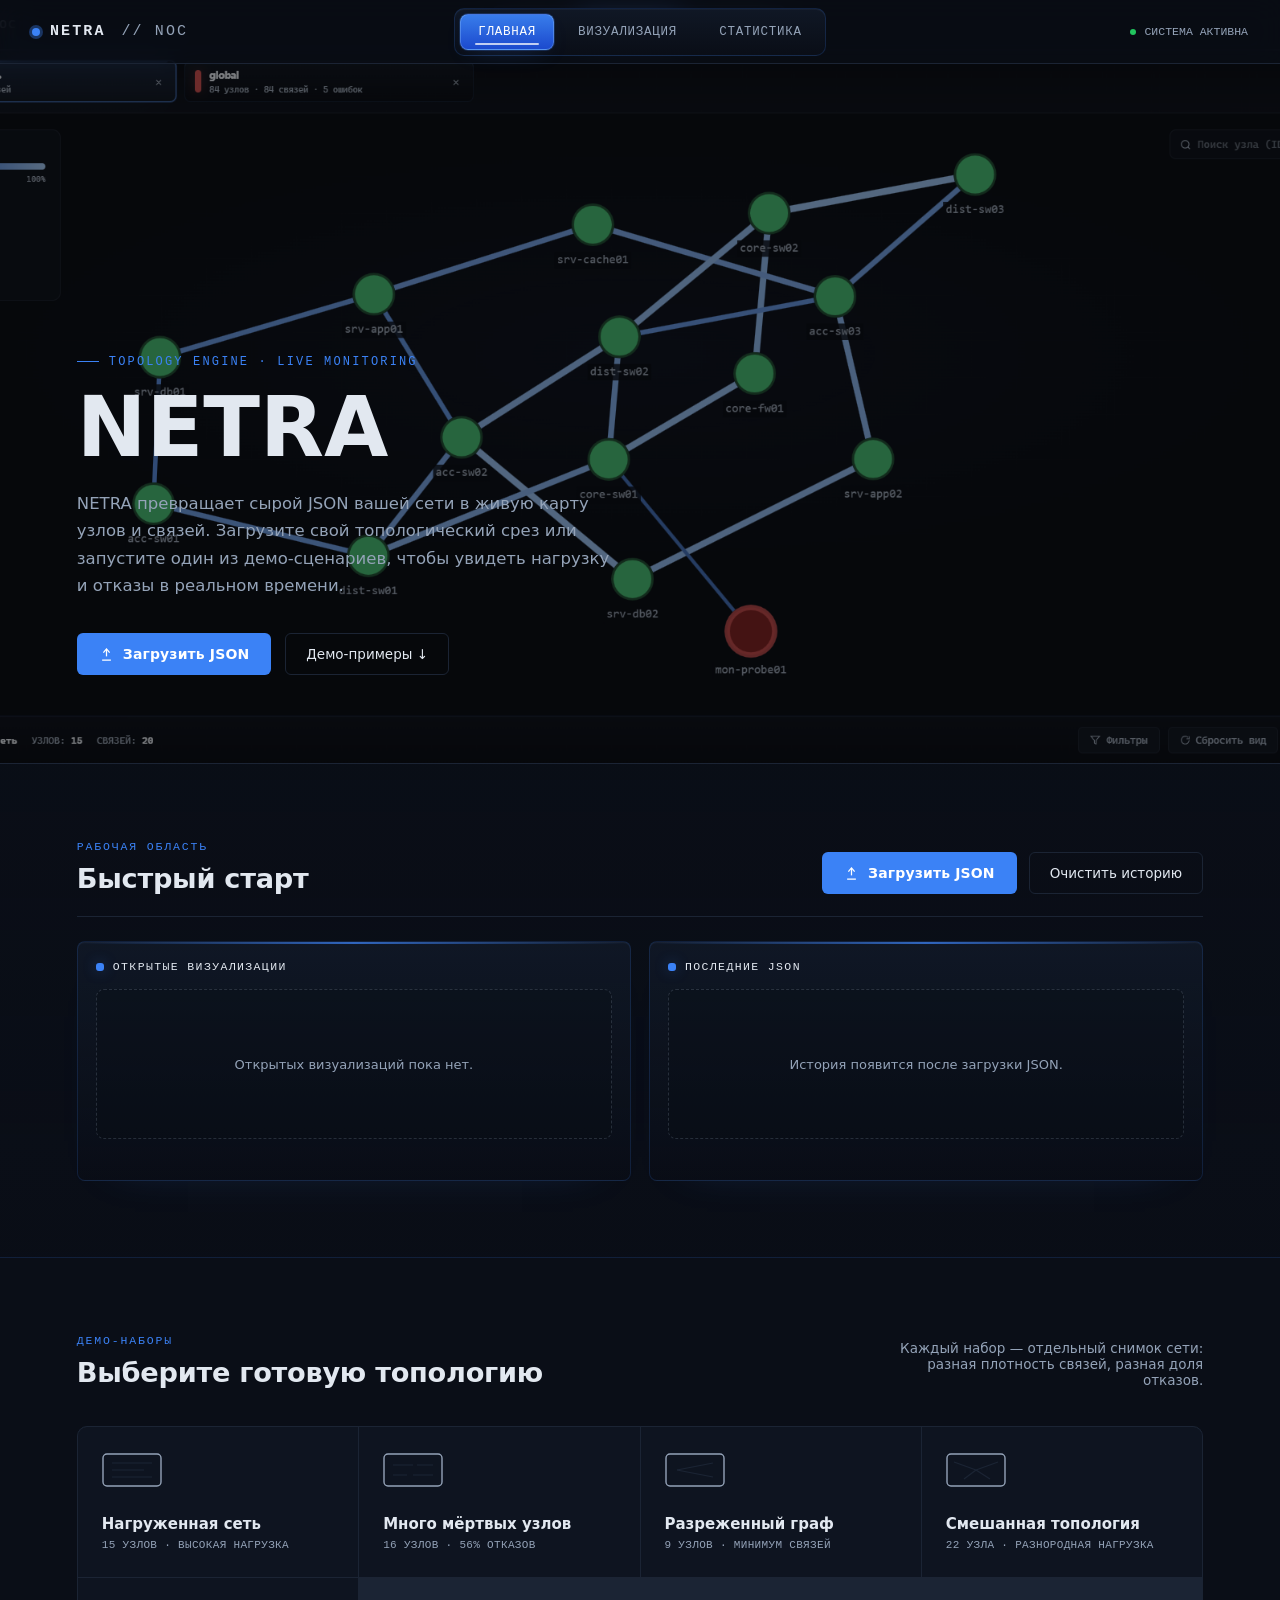
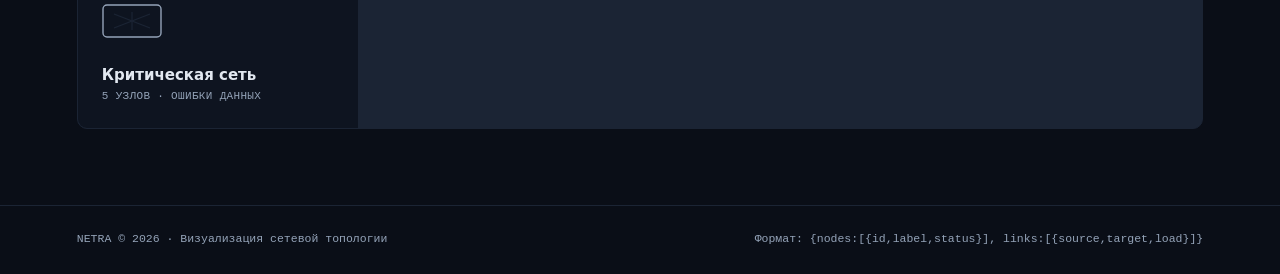
<file: index.html>
<!DOCTYPE html>
<html lang="ru">
<head>
<meta charset="UTF-8">
<meta name="viewport" content="width=device-width, initial-scale=1.0">
<title>NETRA — Network Topology Engine</title>
<link rel="icon" type="image/png" href="assets/favicon.png">
<script src="libs/cytoscape.min.js"></script>
<link rel="stylesheet" href="css/style.css?v=12">
</head>
<body>

<div class="grid-field"></div>

<nav class="topnav">
  <div class="brand"><span class="dot"></span>NETRA<span class="full" style="color:var(--text);font-weight:400;margin-left:6px;">// noc</span></div>
  <div class="tabs">
    <button class="tab-btn active" data-view="home">Главная</button>
    <button class="tab-btn" data-view="viz">Визуализация</button>
    <button class="tab-btn" data-view="stats">Статистика</button>
  </div>
  <div class="nav-status"><span class="pulse-dot"></span><span id="nav-status-text">СИСТЕМА АКТИВНА</span></div>
</nav>

<div class="app-notice" id="app-notice" role="status" aria-live="polite" hidden>
  <span class="app-notice-icon" aria-hidden="true">
    <svg width="18" height="18" viewBox="0 0 24 24" fill="none" stroke="currentColor" stroke-width="2"><circle cx="12" cy="12" r="9"/><path d="M12 11v5"/><path d="M12 8h.01"/></svg>
  </span>
  <div class="app-notice-body">
    <div class="app-notice-title" id="app-notice-title"></div>
    <div class="app-notice-detail" id="app-notice-detail" hidden></div>
  </div>
  <button class="app-notice-close" id="app-notice-close" type="button" aria-label="Закрыть уведомление">×</button>
</div>

<!-- Главная страница -->
<section class="view active" id="view-home">
  <div class="hero">
    <img class="hero-media" src="assets/screenshots/visualization.png" alt="" fetchpriority="high" decoding="async">
    <div class="hero-content">
      <div class="hero-eyebrow">Topology Engine · Live Monitoring</div>
      <h1 class="hero-title">NETRA</h1>
      <p class="hero-sub">NETRA превращает сырой JSON вашей сети в живую карту узлов и связей. Загрузите свой топологический срез или запустите один из демо-сценариев, чтобы увидеть нагрузку и отказы в реальном времени.</p>
      <div class="hero-actions">
        <input class="file-input-hidden" type="file" id="file-input" accept=".json,application/json" multiple>
        <button class="btn-primary" id="upload-trigger" type="button">
          <svg width="15" height="15" viewBox="0 0 24 24" fill="none" stroke="currentColor" stroke-width="2"><path d="M12 3v12"/><path d="M7 9l5-6 5 6"/><path d="M5 21h14"/></svg>
          Загрузить JSON
        </button>
        <button class="btn-ghost" id="scroll-demos">Демо-примеры ↓</button>
      </div>
    </div>
  </div>

  <div class="section home-workspace" id="home-workspace">
    <div class="section-head">
      <div>
        <div class="section-label">Рабочая область</div>
        <h2 class="section-title">Быстрый старт</h2>
      </div>
      <div class="quick-actions">
        <button class="btn-primary" id="quick-upload-trigger">
          <svg width="15" height="15" viewBox="0 0 24 24" fill="none" stroke="currentColor" stroke-width="2"><path d="M12 3v12"/><path d="M7 9l5-6 5 6"/><path d="M5 21h14"/></svg>
          Загрузить JSON
        </button>
        <button class="btn-ghost" id="clear-recent">Очистить историю</button>
      </div>
    </div>
    <div class="workspace-grid">
      <section class="workspace-panel">
        <div class="workspace-panel-title">Открытые визуализации</div>
        <div class="dataset-list" id="open-dataset-list"></div>
      </section>
      <section class="workspace-panel">
        <div class="workspace-panel-title">Последние JSON</div>
        <div class="dataset-list" id="recent-dataset-list"></div>
      </section>
    </div>
  </div>

  <div class="section" id="demos-section">
    <div class="section-head">
      <div>
        <div class="section-label">Демо-наборы</div>
        <h2 class="section-title">Выберите готовую топологию</h2>
      </div>
      <div class="section-note">Каждый набор — отдельный снимок сети: разная плотность связей, разная доля отказов.</div>
    </div>
    <div class="demo-grid">
      <button class="demo-card" data-demo="loaded">
        <svg class="demo-glyph" width="60" height="34" viewBox="0 0 60 34"><rect x="1" y="1" width="58" height="32" rx="4"/><line x1="10" y1="10" x2="50" y2="10"/><line x1="10" y1="17" x2="42" y2="17"/><line x1="10" y1="24" x2="50" y2="24"/></svg>
        <div><div class="demo-name">Нагруженная сеть</div><div class="demo-meta">15 УЗЛОВ · ВЫСОКАЯ НАГРУЗКА</div></div>
      </button>
      <button class="demo-card" data-demo="deadheavy">
        <svg class="demo-glyph" width="60" height="34" viewBox="0 0 60 34"><rect x="1" y="1" width="58" height="32" rx="4"/><line x1="10" y1="12" x2="30" y2="12"/><line x1="34" y1="12" x2="50" y2="12"/><line x1="10" y1="22" x2="24" y2="22"/><line x1="30" y1="22" x2="50" y2="22"/></svg>
        <div><div class="demo-name">Много мёртвых узлов</div><div class="demo-meta">16 УЗЛОВ · 56% ОТКАЗОВ</div></div>
      </button>
      <button class="demo-card" data-demo="sparse">
        <svg class="demo-glyph" width="60" height="34" viewBox="0 0 60 34"><rect x="1" y="1" width="58" height="32" rx="4"/><line x1="12" y1="17" x2="48" y2="10"/><line x1="12" y1="17" x2="48" y2="24"/></svg>
        <div><div class="demo-name">Разреженный граф</div><div class="demo-meta">9 УЗЛОВ · МИНИМУМ СВЯЗЕЙ</div></div>
      </button>
      <button class="demo-card" data-demo="mixed">
        <svg class="demo-glyph" width="60" height="34" viewBox="0 0 60 34"><rect x="1" y="1" width="58" height="32" rx="4"/><line x1="8" y1="9" x2="30" y2="17"/><line x1="30" y1="17" x2="52" y2="9"/><line x1="30" y1="17" x2="18" y2="26"/><line x1="30" y1="17" x2="44" y2="26"/></svg>
        <div><div class="demo-name">Смешанная топология</div><div class="demo-meta">22 УЗЛА · РАЗНОРОДНАЯ НАГРУЗКА</div></div>
      </button>
      <button class="demo-card" data-demo="critical">
        <svg class="demo-glyph" width="60" height="34" viewBox="0 0 60 34"><rect x="1" y="1" width="58" height="32" rx="4"/><line x1="12" y1="10" x2="48" y2="24"/><line x1="12" y1="24" x2="48" y2="10"/><line x1="30" y1="8" x2="30" y2="26"/></svg>
        <div><div class="demo-name">Критическая сеть</div><div class="demo-meta">5 УЗЛОВ · ОШИБКИ ДАННЫХ</div></div>
      </button>
    </div>
  </div>

  <div class="footer-strip">
    <span>NETRA © 2026 · Визуализация сетевой топологии</span>
    <span id="home-format-hint">Формат: {nodes:[{id,label,status}], links:[{source,target,load}]}</span>
  </div>
</section>

<!-- ВИЗУАЛИЗАЦИЯ -->
<section class="view" id="view-viz">
  <div class="dataset-tabs-shell">
    <button class="dataset-tabs-arrow" type="button" data-tabs-scroll="-1" aria-label="Прокрутить вкладки влево" title="Прокрутить вкладки влево">
      <svg width="18" height="18" viewBox="0 0 24 24" fill="none" stroke="currentColor" stroke-width="2"><path d="m15 18-6-6 6-6"/></svg>
    </button>
    <div class="dataset-tabs" id="dataset-tabs"></div>
    <button class="dataset-tabs-arrow" type="button" data-tabs-scroll="1" aria-label="Прокрутить вкладки вправо" title="Прокрутить вкладки вправо">
      <svg width="18" height="18" viewBox="0 0 24 24" fill="none" stroke="currentColor" stroke-width="2"><path d="m9 18 6-6-6-6"/></svg>
    </button>
  </div>
  <div class="issues-banner" id="issues-banner">
    <span class="ib-icon">
      <svg width="16" height="16" viewBox="0 0 24 24" fill="none" stroke="#ef4444" stroke-width="2"><path d="M12 9v4"/><path d="M12 17h.01"/><path d="M10.3 3.9 1.8 18a2 2 0 0 0 1.7 3h17a2 2 0 0 0 1.7-3L13.7 3.9a2 2 0 0 0-3.4 0Z"/></svg>
    </span>
    <div class="ib-body">
      <div class="ib-title" id="issues-banner-title">Обнаружены проблемы в данных</div>
      <ul id="issues-banner-list"></ul>
    </div>
    <button class="ib-close" id="issues-banner-close">✕</button>
  </div>
  <div class="viz-stage">
    <div id="cy"></div>
    <div class="legend">
      <h4>Нагрузка связей</h4>
      <div class="legend-scale"></div>
      <div class="legend-scale-labels"><span>0%</span><span>100%</span></div>
      <h4 style="margin-top:16px;">Статус узла</h4>
      <div class="legend-row"><span class="legend-swatch" style="background:var(--alive);"></span>Активен</div>
      <div class="legend-row"><span class="legend-swatch" style="background:var(--dead);"></span>Недоступен</div>
      <div class="legend-row"><span class="legend-line-swatch"></span>Связь между недоступными</div>
    </div>
    
    <div class="side-panel" id="side-panel">
      <button class="side-panel-close" id="panel-close">✕</button>
      <div id="panel-body"></div>
    </div>

    <!-- поиска размещено после боковой панели -->
    <div class="graph-search" id="graph-search">
      <div class="graph-search-wrapper">
        <svg class="search-icon" width="14" height="14" viewBox="0 0 24 24" fill="none" stroke="currentColor" stroke-width="2"><circle cx="11" cy="11" r="8"/><path d="m21 21-4.3-4.3"/></svg>
        <input type="text" id="graph-search-input" class="graph-search-input" placeholder="Поиск узла (ID или имя)..." autocomplete="off">
        <button class="search-clear" id="graph-search-clear" title="Очистить">✕</button>
      </div>
      <div class="graph-search-results" id="graph-search-results"></div>
    </div>
  </div>
  <div class="viz-toolbar">
    <div class="viz-toolbar-left">
      <span>НАБОР: <b id="viz-dataset-name">—</b></span>
      <span>УЗЛОВ: <b id="viz-node-count">0</b></span>
      <span>СВЯЗЕЙ: <b id="viz-edge-count">0</b></span>
    </div>
    <div class="viz-toolbar-right">
      <!--ДОБАВЛЕНО: Выпадающая панель фильтров -->
      <div class="filter-dropdown">
        <button class="tool-btn" id="filter-toggle-btn">
          <svg width="13" height="13" viewBox="0 0 24 24" fill="none" stroke="currentColor" stroke-width="2"><polygon points="22 3 2 3 10 12.46 10 19 14 21 14 12.46 22 3"/></svg>
          Фильтры
        </button>
        <div class="filter-panel" id="filter-panel">
          <div class="filter-header">
            <span>Параметры</span>
            <button class="filter-reset-btn" id="filter-reset">Сбросить</button>
          </div>
          <div class="filter-group">
            <label class="filter-checkbox">
              <input type="checkbox" id="filter-hide-dead">
              <span class="checkmark"></span>
              Скрыть мёртвые узлы
            </label>
            <label class="filter-checkbox">
              <input type="checkbox" id="filter-hide-isolated">
              <span class="checkmark"></span>
              Скрыть изолированные узлы
            </label>
          </div>
          <div class="filter-group">
            <div class="filter-label-row">
              <span>Мин. нагрузка связи</span>
              <span class="filter-value" id="filter-min-load-val">0%</span>
            </div>
            <input type="range" id="filter-min-load" min="0" max="100" value="0" step="5" class="filter-slider">
          </div>
        </div>
      </div>

      <button class="tool-btn" id="btn-reset-view">
        <svg width="13" height="13" viewBox="0 0 24 24" fill="none" stroke="currentColor" stroke-width="2"><path d="M21 12a9 9 0 1 1-2.6-6.4"/><path d="M21 3v6h-6"/></svg>
        Сбросить вид
      </button>
      <button class="tool-btn" id="btn-export-png">
        <svg width="13" height="13" viewBox="0 0 24 24" fill="none" stroke="currentColor" stroke-width="2"><path d="M12 3v12"/><path d="M7 10l5 5 5-5"/><path d="M5 21h14"/></svg>
        Экспорт PNG
      </button>
    </div>
  </div>
</section>

<!-- СТАТИСТИКА -->
<section class="view" id="view-stats">
  <div class="dataset-tabs-shell stats-dataset-tabs-shell">
    <button class="dataset-tabs-arrow" type="button" data-tabs-scroll="-1" aria-label="Прокрутить вкладки влево" title="Прокрутить вкладки влево">
      <svg width="18" height="18" viewBox="0 0 24 24" fill="none" stroke="currentColor" stroke-width="2"><path d="m15 18-6-6 6-6"/></svg>
    </button>
    <div class="dataset-tabs stats-dataset-tabs" id="stats-dataset-tabs"></div>
    <button class="dataset-tabs-arrow" type="button" data-tabs-scroll="1" aria-label="Прокрутить вкладки вправо" title="Прокрутить вкладки вправо">
      <svg width="18" height="18" viewBox="0 0 24 24" fill="none" stroke="currentColor" stroke-width="2"><path d="m9 18 6-6-6-6"/></svg>
    </button>
  </div>
  <div class="stats-wrap">
    <div class="section-head">
      <div>
        <div class="section-label">Сводка</div>
        <h2 class="section-title">Состояние сети</h2>
      </div>
      <div class="section-note">Показатели пересчитываются при загрузке нового набора данных.</div>
    </div>

    <!-- KPI -->
    <div class="kpi-row">
      <div class="kpi"><div class="label">Всего узлов</div><div class="value" id="kpi-nodes">0</div></div>
      <div class="kpi"><div class="label">Всего связей</div><div class="value" id="kpi-links">0</div></div>
      <div class="kpi"><div class="label">Мёртвые узлы</div><div class="value warn" id="kpi-dead">0%</div><div class="sub" id="kpi-dead-count">0 узлов</div></div>
      <div class="kpi"><div class="label">Средняя нагрузка</div><div class="value" id="kpi-load">0%</div></div>
    </div>

    <!-- Визуализации -->
    <div class="stats-grid">
      <div class="stats-card">
        <h4 class="stats-card-title">Статусы узлов</h4>
        <div id="stats-status-donut" class="stats-donut-container"></div>
      </div>
      <div class="stats-card">
        <h4 class="stats-card-title">Распределение нагрузки</h4>
        <div id="stats-load-histogram" class="stats-histogram-container"></div>
      </div>
      <div class="stats-card">
        <h4 class="stats-card-title">Топ-5 нагруженных связей</h4>
        <div id="stats-top-links" class="stats-list-container"></div>
      </div>
      <div class="stats-card">
        <h4 class="stats-card-title">Топ-5 узлов по связям</h4>
        <div id="stats-top-nodes" class="stats-list-container"></div>
      </div>
    </div>

    <!-- Сводка по проблемам -->
    <div class="section-label" style="margin-bottom:14px;">Проблемы и аномалии</div>
    <div id="stats-issues-summary" class="issues-summary-grid"></div>

    <!-- Таблица мёртвых узлов -->
    <div class="section-label" style="margin-bottom:14px; margin-top:32px;">Таблица отказов</div>
    <table class="dead-table">
      <thead><tr><th>ID</th><th>Метка</th><th>Статус</th></tr></thead>
      <tbody id="dead-table-body"><tr><td class="empty-row" colspan="3">Нет данных — загрузите набор на вкладке «Главная»</td></tr></tbody>
    </table>

    <div class="issues-section empty" id="issues-section">
      <h4 id="issues-section-title">Проверка целостности данных</h4>
      <div id="issues-section-body" style="font-size:13px;color:var(--text);">Загрузите набор, чтобы увидеть результат проверки.</div>
    </div>
  </div>
</section>

<script src="js/validators.js?v=13"></script>
<script src="js/graph.js?v=24"></script>
<script src="js/stats.js?v=13"></script>
<script src="js/filters.js?v=8"></script>
<script src="js/demo-data.js?v=8"></script>
<script src="js/app.js?v=21"></script>
</body>
</html>
</file>
<file: css/style.css>
:root{
      --bg:#0a0e17;
      --bg-raised:#0e1420;
      --bg-panel:#101826;
      --line:#1b2434;
      --line-soft:#141c2b;
      --accent:#3b82f6;
      --accent-dim:#1d4ed8;
      --accent-glow:rgba(59,130,246,.35);
      --warning:#f59e0b;
      --text:#94a3b8;
      --text-bright:#e2e8f0;
      --alive:#22c55e;
      --dead:#ef4444;
      --mono: ui-monospace, "SF Mono", "JetBrains Mono", "Cascadia Code", monospace;
      --sans: system-ui, -apple-system, "Segoe UI", sans-serif;
    }
    *{box-sizing:border-box;}
    html,body{margin:0;padding:0;background:var(--bg);color:var(--text);font-family:var(--sans);height:100%;-webkit-font-smoothing:antialiased;}
    body{overflow-x:hidden;}
    ::selection{background:var(--accent-dim);color:#fff;}

    a{color:inherit;}
    button{font-family:var(--sans);cursor:pointer;}

    /* фоновая текстура: сдержанная топологическая сетка */
    .grid-field{
      position:fixed; inset:0; z-index:0; pointer-events:none;
      background-image:
        linear-gradient(var(--line-soft) 1px, transparent 1px),
        linear-gradient(90deg, var(--line-soft) 1px, transparent 1px);
      background-size:64px 64px;
      mask-image:radial-gradient(ellipse 80% 60% at 50% 0%, black 0%, transparent 70%);
      opacity:.5;
    }

    /* Верхняя навигация */
    .topnav{
      position:fixed; top:0; left:0; right:0; z-index:100;
      display:grid; grid-template-columns:minmax(180px, 1fr) auto minmax(180px, 1fr);
      align-items:center; gap:18px;
      padding:0 32px; height:64px;
      background:rgba(10,14,23,.72);
      backdrop-filter:blur(14px) saturate(140%);
      border-bottom:1px solid var(--line);
    }
    .brand{
      display:flex; align-items:center; gap:10px;
      font-family:var(--mono); font-size:15px; letter-spacing:.14em;
      color:var(--text-bright); font-weight:600; text-transform:uppercase;
      min-width:0;
    }
    .brand .dot{
      width:8px;height:8px;border-radius:50%;background:var(--accent);
      box-shadow:0 0 0 3px var(--accent-glow);
    }
    .tabs{
      display:flex; gap:6px; background:linear-gradient(180deg, rgba(16,24,38,.98), rgba(10,14,23,.98));
      padding:5px; border-radius:10px; border:1px solid rgba(59,130,246,.18);
      box-shadow:inset 0 1px 0 rgba(226,232,240,.04), 0 10px 28px -24px var(--accent-glow);
      justify-self:center;
    }
    .tab-btn{
      position:relative; background:transparent; border:1px solid transparent; color:var(--text);
      font-family:var(--mono); font-size:12.5px; letter-spacing:.06em; text-transform:uppercase;
      padding:9px 17px; border-radius:8px; transition:.2s ease; min-height:36px;
    }
    .tab-btn::after{
      content:""; position:absolute; left:14px; right:14px; bottom:4px; height:2px; border-radius:2px;
      background:transparent; transition:.2s ease;
    }
    .tab-btn:hover{color:var(--text-bright); background:rgba(148,163,184,.07); border-color:rgba(148,163,184,.12);}
    .tab-btn.active{
      background:linear-gradient(180deg, rgba(59,130,246,.95), rgba(29,78,216,.95));
      color:#fff; border-color:rgba(147,197,253,.35);
      box-shadow:0 0 0 1px rgba(59,130,246,.22), 0 8px 24px -12px var(--accent-glow);
    }
    .tab-btn.active::after{background:rgba(255,255,255,.72);}
    .nav-status{
      justify-self:end; min-width:0; max-width:280px;
      font-family:var(--mono); font-size:11.5px; color:var(--text); display:flex; align-items:center; gap:8px;
    }
    .pulse-dot{width:6px;height:6px;border-radius:50%;background:var(--alive); animation:blink 2.2s ease-in-out infinite;}
    #nav-status-text{display:block; min-width:0; overflow:hidden; text-overflow:ellipsis; white-space:nowrap;}
    @keyframes blink{0%,100%{opacity:1;}50%{opacity:.25;}}

    /* просмотры */
    .view{
      display:none; position:relative; z-index:1; min-height:100vh; padding-top:64px;
    }
    .view.active{display:block;}

    /* Главная страница */
    #view-home{padding-top:0;}
    body.returning-user #view-home{padding-top:64px;}
    body.returning-user .hero{display:none;}
    .hero{
      position:relative; min-height:max(560px, calc(100vh - 136px)); display:flex; align-items:flex-end;
      overflow:hidden; border-bottom:1px solid var(--line);
    }
    .hero-media{
      position:absolute; inset:0; width:100%; height:100%; object-fit:cover; object-position:center 30%;
      filter:saturate(70%) brightness(.55);
    }
    .hero::before{
      content:""; position:absolute; inset:0;
      background:
        linear-gradient(180deg, rgba(10,14,23,.55) 0%, rgba(10,14,23,.35) 40%, rgba(10,14,23,.96) 100%),
        linear-gradient(90deg, rgba(10,14,23,.9) 0%, rgba(10,14,23,.15) 55%);
    }
    .hero-content{
      position:relative; z-index:2; padding:64px 6vw 88px; max-width:760px;
    }
    .hero-eyebrow{
      font-family:var(--mono); font-size:12px; letter-spacing:.18em; text-transform:uppercase;
      color:var(--accent); margin-bottom:18px; display:flex; align-items:center; gap:10px;
    }
    .hero-eyebrow::before{content:"";width:22px;height:1px;background:var(--accent);display:inline-block;}
    h1.hero-title{
      font-size:5.2rem; line-height:.98; letter-spacing:0;
      color:var(--text-bright); margin:0 0 22px; font-weight:700;
    }
    .hero-sub{font-size:16.5px; line-height:1.65; color:var(--text); max-width:52ch; margin:0 0 34px;}
    .hero-actions{display:flex; flex-wrap:wrap; gap:14px; align-items:center;}

    .btn-primary{
      background:var(--accent); color:#fff; border:none; padding:13px 22px; border-radius:6px;
      font-size:14px; font-weight:600; letter-spacing:.01em; display:inline-flex; align-items:center; gap:9px;
      transition:.2s ease; box-shadow:0 0 0 0 var(--accent-glow);
    }
    .btn-primary:hover{background:#2e6fe0; box-shadow:0 4px 22px -4px var(--accent-glow); transform:translateY(-1px);}
    .btn-primary:disabled{opacity:.58; cursor:wait; transform:none; box-shadow:none;}
    .file-input-hidden{display:none;}

    .btn-ghost{
      background:transparent; color:var(--text-bright); border:1px solid var(--line);
      padding:12px 20px; border-radius:6px; font-size:13.5px; transition:.2s ease;
    }
    .btn-ghost:hover{border-color:var(--accent); color:var(--accent);}

    .app-notice{
      position:fixed; z-index:130; top:76px; right:24px; width:min(460px, calc(100vw - 48px));
      display:grid; grid-template-columns:22px minmax(0,1fr) 26px; align-items:start; gap:11px;
      padding:14px 14px 14px 15px; border:1px solid rgba(59,130,246,.48); border-radius:8px;
      background:rgba(14,20,32,.97); color:var(--text); box-shadow:0 20px 48px -26px rgba(0,0,0,.9);
    }
    .app-notice[hidden]{display:none;}
    .app-notice.success{border-color:rgba(34,197,94,.5);}
    .app-notice.warning{border-color:rgba(245,158,11,.58);}
    .app-notice.error{border-color:rgba(239,68,68,.58);}
    .app-notice-icon{display:flex; color:var(--accent); margin-top:1px;}
    .app-notice.success .app-notice-icon{color:var(--alive);}
    .app-notice.warning .app-notice-icon{color:var(--warning);}
    .app-notice.error .app-notice-icon{color:var(--dead);}
    .app-notice-title{color:var(--text-bright); font-size:13px; font-weight:650; line-height:1.45;}
    .app-notice-detail{margin-top:4px; font-family:var(--mono); font-size:11px; line-height:1.5; color:var(--text); overflow-wrap:anywhere;}
    .app-notice-close{
      width:26px; height:26px; padding:0; border:0; border-radius:5px;
      background:transparent; color:var(--text); font-size:17px; line-height:1;
    }
    .app-notice-close:hover{background:rgba(148,163,184,.1); color:var(--text-bright);}

    /* разделы, расположенные ниже видимой части страницы */
    .section{padding:76px 6vw; border-bottom:1px solid var(--line); position:relative; z-index:1;}
    .section-head{display:flex; justify-content:space-between; align-items:flex-end; margin-bottom:38px; gap:24px; flex-wrap:wrap;}
    .section-label{
      font-family:var(--mono); font-size:11.5px; letter-spacing:.16em; text-transform:uppercase; color:var(--accent);
      margin-bottom:10px;
    }
    .section-title{font-size:1.7rem; color:var(--text-bright); margin:0; font-weight:650; letter-spacing:-.01em;}
    .section-note{font-size:13.5px; color:var(--text); max-width:38ch; text-align:right;}

    .home-workspace{
      background:linear-gradient(180deg, rgba(10,14,23,.92), rgba(10,14,23,.74));
      border-bottom-color:rgba(59,130,246,.16);
    }
    body.returning-user .home-workspace{padding-top:54px;}
    .home-workspace .section-head{
      padding-bottom:22px; margin-bottom:24px; border-bottom:1px solid var(--line);
    }
    .quick-actions{display:flex; gap:12px; align-items:center; flex-wrap:wrap;}
    .workspace-grid{display:grid; grid-template-columns:minmax(0,1fr) minmax(0,1fr); gap:18px;}
    .workspace-panel{
      position:relative; overflow:hidden;
      border:1px solid rgba(59,130,246,.16); background:linear-gradient(180deg, rgba(16,24,38,.96), rgba(10,14,23,.72)); border-radius:8px;
      min-height:240px; padding:18px; box-shadow:inset 0 1px 0 rgba(226,232,240,.04), 0 18px 45px -42px var(--accent-glow);
    }
    .workspace-panel::before{
      content:""; position:absolute; left:0; right:0; top:0; height:2px;
      background:linear-gradient(90deg, transparent, rgba(59,130,246,.72), transparent);
    }
    .workspace-panel-title{
      display:flex; align-items:center; gap:9px;
      font-family:var(--mono); font-size:11.5px; letter-spacing:.12em; text-transform:uppercase;
      color:var(--text-bright); margin-bottom:16px;
    }
    .workspace-panel-title::before{content:""; width:8px; height:8px; border-radius:3px; background:var(--accent); box-shadow:0 0 14px var(--accent-glow);}
    .dataset-list{display:flex; flex-direction:column; gap:10px;}
    .dataset-empty{
      min-height:150px; display:flex; align-items:center; justify-content:center; text-align:center;
      border:1px dashed rgba(148,163,184,.22); border-radius:8px; color:var(--text); font-size:13px; padding:18px;
      background:rgba(10,14,23,.38);
    }
    .dataset-item{
      display:grid; grid-template-columns:10px minmax(0,1fr) auto auto; align-items:center; gap:12px;
      border:1px solid var(--line); background:rgba(16,24,38,.82); border-radius:8px; padding:12px;
      transition:border-color .2s ease, background .2s ease, transform .2s ease, box-shadow .2s ease;
    }
    .dataset-item:hover{border-color:rgba(59,130,246,.48); background:rgba(16,24,38,.98); transform:translateY(-1px);}
    .dataset-item.active{border-color:var(--accent); box-shadow:0 0 0 1px rgba(59,130,246,.22), 0 12px 30px -24px var(--accent-glow);}
    .dataset-item-state{width:8px;height:34px;border-radius:4px;background:var(--alive); box-shadow:0 0 16px rgba(34,197,94,.18);}
    .dataset-item.has-issues .dataset-item-state{background:var(--dead); box-shadow:0 0 16px rgba(239,68,68,.25);}
    .dataset-item-main{min-width:0;}
    .dataset-item-topline{display:flex; align-items:center; gap:10px; min-width:0;}
    .dataset-item-name{color:var(--text-bright); font-size:14px; font-weight:650; overflow:hidden; text-overflow:ellipsis; white-space:nowrap;}
    .dataset-item-source{
      flex-shrink:0; font-family:var(--mono); font-size:10px; color:var(--accent);
      border:1px solid rgba(59,130,246,.28); background:rgba(59,130,246,.08);
      border-radius:6px; padding:3px 6px; text-transform:uppercase; letter-spacing:.06em;
    }
    .dataset-item-meta{font-family:var(--mono); font-size:11px; color:var(--text); margin-top:5px; overflow:hidden; text-overflow:ellipsis; white-space:nowrap;}
    .dataset-action,.dataset-remove{
      border:1px solid var(--line); background:rgba(10,14,23,.62); color:var(--text);
      border-radius:6px; min-height:34px; transition:.2s ease;
    }
    .dataset-action{
      padding:0 14px; font-size:12px; font-weight:700; color:#fff;
      border-color:rgba(59,130,246,.58);
      background:linear-gradient(180deg, rgba(59,130,246,.96), rgba(29,78,216,.96));
      box-shadow:0 8px 20px -16px var(--accent-glow);
    }
    .dataset-remove{width:34px; padding:0; font-size:16px; line-height:1;}
    .dataset-action:hover{border-color:#93c5fd; color:#fff; background:linear-gradient(180deg, #4f93ff, #2563eb); transform:translateY(-1px);}
    .dataset-remove:hover{border-color:rgba(239,68,68,.5); color:#fecaca; background:rgba(239,68,68,.1);}

    .demo-grid{
      display:grid; grid-template-columns:repeat(auto-fit, minmax(230px,1fr)); gap:1px;
      background:var(--line); border:1px solid var(--line); border-radius:10px; overflow:hidden;
    }
    .demo-card{
      background:var(--bg-raised); padding:26px 24px; text-align:left; border:none; color:var(--text);
      transition:.25s ease; position:relative; min-height:150px; display:flex; flex-direction:column; justify-content:space-between;
    }
    .demo-card:hover{background:var(--bg-panel); color:var(--text-bright);}
    .demo-card:hover .demo-glyph rect, .demo-card:hover .demo-glyph line{stroke:var(--accent);}
    .demo-glyph{margin-bottom:18px; display:block;}
    .demo-glyph rect{fill:none; stroke:var(--text); stroke-width:1.4; transition:.25s ease;}
    .demo-glyph line{stroke:var(--line); stroke-width:1.2; transition:.25s ease;}
    .demo-name{font-size:15px; font-weight:600; color:var(--text-bright); margin-bottom:6px;}
    .demo-meta{font-family:var(--mono); font-size:11px; color:var(--text); letter-spacing:.03em;}

    .footer-strip{
      padding:26px 6vw; display:flex; justify-content:space-between; align-items:center;
      font-family:var(--mono); font-size:11.5px; color:var(--text); flex-wrap:wrap; gap:10px;
    }

    /* ВИЗУАЛИЗАЦИЯ */
    #view-viz.active{display:flex; flex-direction:column; height:100vh;}
    #view-stats.active{display:flex; flex-direction:column;}
    .viz-toolbar{
      display:flex; align-items:center; justify-content:space-between; gap:16px;
      flex-shrink:0;
      padding:13px 24px; border-top:1px solid rgba(59,130,246,.18);
      background:
        linear-gradient(180deg, rgba(14,20,32,.96), rgba(10,14,23,.98)),
        linear-gradient(90deg, rgba(59,130,246,.08), transparent 45%, rgba(34,197,94,.05));
      box-shadow:0 -18px 40px -38px var(--accent-glow), inset 0 1px 0 rgba(226,232,240,.03);
    }
    .viz-toolbar-left{font-family:var(--mono); font-size:12px; color:var(--text); display:flex; gap:18px; align-items:center; min-width:0; flex-wrap:wrap;}
    .viz-toolbar-left b{color:var(--text-bright); font-weight:600;}
    .viz-toolbar-right{display:flex; gap:10px;}
    .tool-btn{
      background:var(--bg-panel); border:1px solid var(--line); color:var(--text);
      padding:8px 14px; border-radius:6px; font-size:12.5px; font-family:var(--mono);
      display:flex; align-items:center; gap:7px; transition:.2s ease;
    }
    .tool-btn:hover{border-color:var(--accent); color:var(--text-bright);}

    .dataset-tabs-shell{
      display:grid; grid-template-columns:0 minmax(0,1fr) 0; align-items:stretch;
      flex-shrink:0; min-width:0;
      border-top:1px solid rgba(59,130,246,.1); border-bottom:1px solid var(--line);
      background:
        linear-gradient(180deg, rgba(10,14,23,.98), rgba(14,20,32,.94)),
        linear-gradient(90deg, rgba(59,130,246,.08), transparent 40%, rgba(239,68,68,.05));
    }
    .dataset-tabs-shell.has-overflow{grid-template-columns:42px minmax(0,1fr) 42px;}
    .dataset-tabs{
      display:flex; gap:10px; align-items:center; overflow-x:auto;
      min-width:0; padding:12px 24px 13px;
      scrollbar-width:none; scroll-behavior:smooth; overscroll-behavior-inline:contain;
    }
    .dataset-tabs::-webkit-scrollbar{display:none;}
    .dataset-tabs-arrow{
      width:100%; min-width:0; padding:0; overflow:hidden;
      display:flex; align-items:center; justify-content:center;
      border:0 solid var(--line); background:rgba(10,14,23,.78); color:var(--text);
      opacity:0; pointer-events:none; transition:color .2s ease, background .2s ease, opacity .2s ease;
    }
    .dataset-tabs-shell.has-overflow .dataset-tabs-arrow{opacity:1; pointer-events:auto;}
    .dataset-tabs-shell.has-overflow .dataset-tabs-arrow:first-child{border-right-width:1px;}
    .dataset-tabs-shell.has-overflow .dataset-tabs-arrow:last-child{border-left-width:1px;}
    .dataset-tabs-arrow:hover:not(:disabled){background:rgba(59,130,246,.12); color:var(--text-bright);}
    .dataset-tabs-arrow:focus-visible{outline:2px solid var(--accent); outline-offset:-3px;}
    .dataset-tabs-arrow:disabled{color:#475569; cursor:default;}
    .dataset-tabs-arrow svg{flex:0 0 auto;}
    .dataset-tabs-empty{
      width:100%; color:var(--text); font-family:var(--mono); font-size:12px; padding:6px 0;
    }
    .stats-dataset-tabs-shell{margin-top:0;}
    .dataset-tab{
      position:relative; display:grid; grid-template-columns:8px minmax(150px,1fr) 22px; gap:10px; align-items:center;
      flex:0 0 auto; width:min(360px, 34vw); min-width:235px; min-height:52px;
      border:1px solid rgba(59,130,246,.12); background:linear-gradient(180deg, rgba(16,24,38,.96), rgba(10,14,23,.84)); color:var(--text);
      border-radius:8px; padding:9px 9px 9px 12px; font-size:12.5px; text-align:left;
      box-shadow:inset 0 1px 0 rgba(226,232,240,.04);
      transition:border-color .2s ease, background .2s ease, box-shadow .2s ease, transform .2s ease;
      cursor:grab; user-select:none; touch-action:pan-y;
    }
    .dataset-tab::before{
      content:""; position:absolute; left:10px; right:10px; top:0; height:2px; border-radius:0 0 2px 2px;
      background:transparent; transition:.2s ease;
    }
    .dataset-tab:hover{border-color:rgba(59,130,246,.48); background:rgba(16,24,38,.98); transform:translateY(-1px);}
    .dataset-tab.dragging{opacity:.4; transform:none; cursor:grabbing;}
    body.dragging-dataset-tab,
    body.dragging-dataset-tab *{cursor:grabbing !important; user-select:none;}
    .dataset-tab-drag-ghost{
      position:fixed; z-index:1000; margin:0; pointer-events:none; opacity:.94;
      box-shadow:0 18px 42px -18px rgba(0,0,0,.8), 0 0 0 1px rgba(59,130,246,.35);
      transform:none; transition:none;
    }
    .dataset-tab.drop-before::after,
    .dataset-tab.drop-after::after{
      content:""; position:absolute; top:5px; bottom:5px; width:3px; border-radius:3px;
      background:var(--accent); box-shadow:0 0 14px var(--accent-glow);
    }
    .dataset-tab.drop-before::after{left:-7px;}
    .dataset-tab.drop-after::after{right:-7px;}
    .dataset-tab.active{
      border-color:rgba(59,130,246,.85); background:linear-gradient(180deg, rgba(59,130,246,.18), rgba(16,24,38,.96));
      box-shadow:0 0 0 1px rgba(59,130,246,.24), 0 16px 34px -24px var(--accent-glow);
    }
    .dataset-tab.active::before{background:var(--accent); box-shadow:0 0 16px var(--accent-glow);}
    .dataset-tab-state{width:8px;height:28px;border-radius:4px;background:var(--alive); box-shadow:0 0 14px rgba(34,197,94,.2);}
    .dataset-tab.has-issues .dataset-tab-state{background:var(--dead); box-shadow:0 0 14px rgba(239,68,68,.28);}
    .dataset-tab-content{min-width:0; display:flex; flex-direction:column; gap:4px;}
    .dataset-tab-name{overflow:hidden; text-overflow:ellipsis; white-space:nowrap; color:var(--text-bright); font-weight:650;}
    .dataset-tab-meta{font-family:var(--mono); font-size:10.5px; color:var(--text); overflow:hidden; text-overflow:ellipsis; white-space:nowrap;}
    .dataset-tab-close{
      display:inline-flex; align-items:center; justify-content:center; width:20px; height:20px;
      border-radius:5px; color:var(--text); font-size:15px; line-height:1;
    }
    .dataset-tab-close:hover{background:rgba(239,68,68,.14); color:#fecaca;}

    .issues-banner{
      display:none; align-items:flex-start; gap:12px; padding:14px 24px;
      background:rgba(239,68,68,.08); border-bottom:1px solid rgba(239,68,68,.35);
      font-family:var(--mono); font-size:12.5px; color:#fca5a5;
    }
    .issues-banner.show{display:flex;}
    .issues-banner .ib-icon{flex-shrink:0; margin-top:1px;}
    .issues-banner .ib-body{flex:1;}
    .issues-banner .ib-title{color:#fecaca; font-weight:600; margin-bottom:6px; letter-spacing:.04em; text-transform:uppercase; font-size:11.5px;}
    .issues-banner ul{margin:0; padding-left:18px; max-height:110px; overflow-y:auto;}
    .issues-banner li{margin-bottom:3px; line-height:1.5;}
    .issues-banner .ib-close{background:none; border:none; color:#fca5a5; font-size:15px; padding:2px 6px; flex-shrink:0;}
    .issues-banner .ib-close:hover{color:#fff;}

    .issues-section{border:1px solid rgba(239,68,68,.3); background:rgba(239,68,68,.05); border-radius:10px; padding:20px 22px; margin-top:32px;}
    .issues-section.empty{border-color:var(--line); background:var(--bg-raised);}
    .issues-section h4{margin:0 0 12px; font-family:var(--mono); font-size:11.5px; letter-spacing:.1em; text-transform:uppercase; color:#fca5a5;}
    .issues-section.empty h4{color:var(--alive);}
    .issues-section ul{margin:0; padding-left:20px; font-size:13px; color:var(--text-bright); line-height:1.8;}

    .viz-stage{position:relative; flex:1; min-width:0; min-height:0; overflow:hidden;}
    #cy{position:absolute; inset:0; background:
        radial-gradient(ellipse 60% 50% at 50% 40%, rgba(59,130,246,.06), transparent 70%), var(--bg);}

    .legend{
      position:absolute; top:20px; left:20px; z-index:5;
      background:rgba(14,20,32,.88); backdrop-filter:blur(10px);
      border:1px solid var(--line); border-radius:10px; padding:16px 18px; width:220px;
    }
    .legend h4{margin:0 0 12px; font-size:11px; letter-spacing:.12em; text-transform:uppercase; color:var(--text-bright); font-family:var(--mono); font-weight:600;}
    .legend-row{display:flex; align-items:center; gap:9px; font-size:12px; margin-bottom:8px; color:var(--text);}
    .legend-swatch{width:11px; height:11px; border-radius:3px; flex-shrink:0;}
    .legend-line-swatch{width:22px; height:2px; background:var(--dead); flex-shrink:0; box-shadow:0 0 10px rgba(239,68,68,.35);}
    .legend-scale{height:8px; border-radius:4px; margin:8px 0 6px; background:linear-gradient(90deg,#16233b,#3b82f6,#93c5fd);}
    .legend-scale-labels{display:flex; justify-content:space-between; font-family:var(--mono); font-size:10px; color:var(--text);}

    .side-panel{
      position:absolute; top:0; right:0; bottom:0; width:340px; z-index:6;
      background:rgba(14,20,32,.97); border-left:1px solid var(--line);
      transform:translateX(100%); transition:transform .3s ease; padding:24px; overflow-y:auto;
    }
    .side-panel.open{transform:translateX(0);}
    .side-panel-close{
      position:absolute; top:16px; right:16px; background:none; border:none; color:var(--text);
      font-size:18px; line-height:1; padding:6px;
    }
    .side-panel-close:hover{color:var(--text-bright);}
    .panel-kind{font-family:var(--mono); font-size:11px; letter-spacing:.14em; text-transform:uppercase; color:var(--accent); margin-bottom:8px;}
    .panel-title{font-size:20px; color:var(--text-bright); font-weight:650; margin:0 0 22px; word-break:break-word;}
    .panel-field{border-top:1px solid var(--line); padding:12px 0;}
    .panel-field .k{font-family:var(--mono); font-size:10.5px; letter-spacing:.08em; text-transform:uppercase; color:var(--text); margin-bottom:4px;}
    .panel-field .v{font-size:14.5px; color:var(--text-bright);}
    .status-chip{display:inline-flex; align-items:center; gap:7px; font-family:var(--mono); font-size:12.5px; text-transform:uppercase; letter-spacing:.06em;}
    .status-chip .d{width:8px;height:8px;border-radius:50%;}

    /* СТАТИСТИКА */
    .stats-wrap{padding:44px 6vw 80px; flex:1;}
    .kpi-row{display:grid; grid-template-columns:repeat(4,1fr); gap:1px; background:var(--line); border:1px solid var(--line); border-radius:10px; overflow:hidden; margin-bottom:48px;}
    .kpi{background:var(--bg-raised); padding:28px 26px;}
    .kpi .label{font-family:var(--mono); font-size:11px; letter-spacing:.1em; text-transform:uppercase; color:var(--text); margin-bottom:14px;}
    .kpi .value{font-size:2.3rem; font-weight:700; color:var(--text-bright); letter-spacing:-.02em; font-family:var(--mono);}
    .kpi .value.warn{color:var(--dead);}
    .kpi .sub{font-size:12px; color:var(--text); margin-top:6px;}

    table.dead-table{width:100%; border-collapse:collapse; font-size:13.5px;}
    table.dead-table th{
      text-align:left; font-family:var(--mono); font-size:11px; letter-spacing:.1em; text-transform:uppercase;
      color:var(--text); padding:12px 16px; border-bottom:1px solid var(--line); font-weight:600;
    }
    table.dead-table td{padding:14px 16px; border-bottom:1px solid var(--line-soft); color:var(--text-bright);}
    table.dead-table tr:hover td{background:var(--bg-raised);}
    .empty-row{text-align:center; padding:40px !important; color:var(--text) !important;}

    @media (max-width:820px){
      .topnav{display:flex; padding:0 10px;}
      .brand, .nav-status{display:none;}
      .tabs{position:static; flex:1; min-width:0; justify-content:stretch;}
      .tab-btn{flex:1; min-width:0; padding:9px 6px; font-size:11px;}
      .kpi-row{grid-template-columns:1fr 1fr;}
      .workspace-grid{grid-template-columns:1fr;}
      .workspace-panel{min-height:auto;}
      .dataset-item{grid-template-columns:8px minmax(0,1fr) auto;}
      .dataset-remove{grid-column:3; grid-row:2;}
      .dataset-item-source{display:none;}
      .dataset-tabs{padding-left:16px; padding-right:16px;}
      .dataset-tab{grid-template-columns:8px minmax(120px,1fr) 22px; width:280px; max-width:78vw;}
      .dataset-tab-meta{display:none;}
      .app-notice{top:74px; left:12px; right:12px; width:auto;}
      .viz-toolbar{align-items:stretch; flex-direction:column; padding:12px 16px;}
      .viz-toolbar-left{gap:10px; justify-content:space-between;}
      .viz-toolbar-right{display:grid; grid-template-columns:1fr 1fr;}
      .tool-btn{justify-content:center;}
      .side-panel{width:100%;}
      .section-note{text-align:left;}
      .hero-content{padding:48px 20px 64px;}
      h1.hero-title{font-size:3.2rem;}
      .side-panel.open ~ .graph-search {
        display: none;
      }
    }
 /* раздел для фильтра*/
.filter-dropdown { position: relative; }

.filter-panel {
  position: absolute;
  bottom: calc(100% + 8px);  /* открываем менб вверх */
  right: 0;
  width: 260px;
  background: var(--bg-panel);
  border: 1px solid var(--line);
  border-radius: 8px;
  padding: 16px;
  box-shadow: 0 10px 30px -10px rgba(0,0,0,0.6);
  opacity: 0;
  visibility: hidden;
  transform: translateY(8px);  
  transition: opacity 0.2s ease, transform 0.2s ease, visibility 0.2s;
  z-index: 50;
}

.filter-panel.open {
  opacity: 1;
  visibility: visible;
  transform: translateY(0);
}

    .filter-header {
      display: flex;
      justify-content: space-between;
      align-items: center;
      margin-bottom: 14px;
      padding-bottom: 10px;
      border-bottom: 1px solid var(--line);
    }

    .filter-header span {
      font-family: var(--mono);
      font-size: 11px;
      text-transform: uppercase;
      letter-spacing: 0.08em;
      color: var(--text-bright);
    }

    .filter-reset-btn {
      background: transparent;
      border: 1px solid var(--line);
      color: var(--text);
      font-family: var(--mono);
      font-size: 11px;
      padding: 4px 8px;
      border-radius: 4px;
      cursor: pointer;
      transition: 0.2s;
    }

    .filter-reset-btn:hover {
      border-color: var(--accent);
      color: var(--accent);
    }

    .filter-group { margin-bottom: 16px; }
    .filter-group:last-child { margin-bottom: 0; }

    .filter-checkbox {
      display: flex;
      align-items: center;
      gap: 10px;
      font-size: 13px;
      color: var(--text);
      cursor: pointer;
      margin-bottom: 10px;
      transition: color 0.2s;
    }

    .filter-checkbox:last-child { margin-bottom: 0; }
    .filter-checkbox:hover { color: var(--text-bright); }
    .filter-checkbox input { display: none; }

    .checkmark {
      width: 16px;
      height: 16px;
      border: 1px solid var(--line);
      border-radius: 4px;
      background: var(--bg);
      position: relative;
      transition: 0.2s;
      flex-shrink: 0;
    }

    .filter-checkbox input:checked + .checkmark {
      background: var(--accent);
      border-color: var(--accent);
    }

    .filter-checkbox input:checked + .checkmark::after {
      content: "";
      position: absolute;
      left: 5px;
      top: 2px;
      width: 4px;
      height: 8px;
      border: solid #fff;
      border-width: 0 2px 2px 0;
      transform: rotate(45deg);
    }

    .filter-label-row {
      display: flex;
      justify-content: space-between;
      font-size: 12px;
      color: var(--text);
      margin-bottom: 8px;
    }

    .filter-value {
      font-family: var(--mono);
      color: var(--accent);
      font-weight: 600;
    }

    .filter-slider {
      width: 100%;
      height: 4px;
      background: var(--line);
      border-radius: 2px;
      outline: none;
      appearance: none;    
      -webkit-appearance: none;
      cursor: pointer;
    }

    .filter-slider::-webkit-slider-thumb {
      -webkit-appearance: none;
      width: 14px;
      height: 14px;
      background: var(--accent);
      border-radius: 50%;
      cursor: pointer;
      border: 2px solid var(--bg-panel);
      box-shadow: 0 0 0 1px var(--accent);
      transition: transform 0.1s;
    }

    .filter-slider::-webkit-slider-thumb:hover {
      transform: scale(1.1);
    }

    .filter-slider::-moz-range-thumb {
      width: 14px;
      height: 14px;
      background: var(--accent);
      border-radius: 50%;
      cursor: pointer;
      border: 2px solid var(--bg-panel);
    }

    /* поиск*/
.graph-search {
  position: absolute;
  top: 20px;
  right: 20px;
  z-index: 20;
  width: 280px;
  transition: right 0.3s ease; 
}
.side-panel.open ~ .graph-search {
  right: 360px; /* ширина панели  */
}

.graph-search-wrapper {
  display: flex;
  align-items: center;
  background: rgba(14, 20, 32, 0.9);
  backdrop-filter: blur(12px);
  border: 1px solid var(--line);
  border-radius: 8px;
  padding: 0 12px;
  transition: border-color 0.2s ease, box-shadow 0.2s ease;
}

.graph-search-wrapper:focus-within {
  border-color: var(--accent);
  box-shadow: 0 0 0 2px var(--accent-glow);
}

.search-icon {
  color: var(--text);
  flex-shrink: 0;
}

.graph-search-input {
  flex: 1;
  background: transparent;
  border: none;
  outline: none;
  color: var(--text-bright);
  font-family: var(--mono);
  font-size: 13px;
  padding: 10px 8px;
  width: 100%;
}

.graph-search-input::placeholder {
  color: var(--text);
  opacity: 0.6;
}

.search-clear {
  background: none;
  border: none;
  color: var(--text);
  font-size: 14px;
  cursor: pointer;
  padding: 4px 6px;
  border-radius: 4px;
  display: none;
  transition: color 0.2s ease, background 0.2s ease;
}

.search-clear:hover {
  color: var(--text-bright);
  background: rgba(148, 163, 184, 0.1);
}

.search-clear.visible {
  display: block;
}

.graph-search-results {
  position: absolute;
  top: calc(100% + 6px);
  left: 0;
  right: 0;
  background: rgba(14, 20, 32, 0.96);
  backdrop-filter: blur(12px);
  border: 1px solid var(--line);
  border-radius: 8px;
  max-height: 260px;
  overflow-y: auto;
  display: none;
  box-shadow: 0 10px 30px rgba(0, 0, 0, 0.6);
}

.graph-search-results.open {
  display: block;
}

.graph-search-item {
  padding: 10px 14px;
  cursor: pointer;
  border-bottom: 1px solid var(--line-soft);
  transition: background 0.15s ease;
}

.graph-search-item:last-child {
  border-bottom: none;
}

.graph-search-item:hover {
  background: rgba(59, 130, 246, 0.15);
}

.graph-search-item-label {
  color: var(--text-bright);
  font-size: 13px;
  font-weight: 600;
  overflow: hidden;
  text-overflow: ellipsis;
  white-space: nowrap;
}

.graph-search-item-id {
  color: var(--text);
  font-family: var(--mono);
  font-size: 11px;
  overflow: hidden;
  text-overflow: ellipsis;
  white-space: nowrap;
  margin-top: 2px;
}

.graph-search-empty {
  padding: 14px;
  text-align: center;
  color: var(--text);
  font-size: 12px;
  font-family: var(--mono);
}
/* визуализация*/
.stats-grid {
  display: grid;
  grid-template-columns: 1fr 1fr;
  gap: 18px;
  margin-bottom: 32px;
}

/* Карточка: флекс-контейнер с минимальной высотой для равномерности */
.stats-card {
  background: var(--bg-raised);
  border: 1px solid var(--line);
  border-radius: 10px;
  padding: 20px;
  display: flex;
  flex-direction: column;
  min-height: 240px;
}

.stats-card-title {
  font-family: var(--mono);
  font-size: 11px;
  letter-spacing: 0.1em;
  text-transform: uppercase;
  color: var(--text);
  margin: 0 0 16px;
  flex-shrink: 0;
}

/* Контейнеры графиков: занимают всё оставшееся место */
.stats-donut-container,
.stats-histogram-container,
.stats-list-container,
#stats-issues-summary {
  flex: 1;
  display: flex;
  width: 100%;
}

/* Нюансы для реальных графиков, чтобы они не слипались в центре */
.stats-donut-container {
  align-items: center;
  justify-content: flex-start;
  gap: 20px;
}

.stats-histogram-container {
  align-items: flex-end;
  justify-content: space-between;
  padding-top: 10px;
  gap: 12px;
}

.stats-list-container,
#stats-issues-summary {
  flex-direction: column;
  justify-content: flex-start;
  gap: 10px;
}

#stats-issues-summary {
  flex-direction: row;
  flex-wrap: wrap;
  gap: 12px;
  align-items: stretch;
}

/* Особенности кольцевой диаграммы */
.donut-svg {
  width: 120px;
  height: 120px;
  flex-shrink: 0;
}

.donut-segment {
  transition: stroke-dasharray 0.6s ease;
}

.donut-center-value {
  font-family: var(--mono);
  font-size: 24px;
  font-weight: 700;
  fill: var(--text-bright);
}

.donut-center-label {
  font-family: var(--mono);
  font-size: 10px;
  fill: var(--text);
  text-transform: uppercase;
  letter-spacing: 0.05em;
}

.donut-legend {
  flex: 1;
  display: flex;
  flex-direction: column;
  gap: 8px;
}

.donut-legend-item {
  display: flex;
  align-items: center;
  gap: 8px;
  font-size: 12px;
}

.donut-legend-color {
  width: 10px;
  height: 10px;
  border-radius: 2px;
  flex-shrink: 0;
}

.donut-legend-label {
  flex: 1;
  color: var(--text);
}

.donut-legend-value {
  font-family: var(--mono);
  font-size: 11px;
  color: var(--text-bright);
}

/* Особенности гистограммы */
.histogram-bar-wrapper {
  flex: 1;
  display: flex;
  flex-direction: column;
  align-items: center;
  height: 100%;
  justify-content: flex-end;
}

.histogram-bar {
  width: 100%;
  border-radius: 4px 4px 0 0;
  position: relative;
  min-height: 4px;
  transition: height 0.6s ease;
}

.histogram-value {
  position: absolute;
  top: -18px;
  left: 50%;
  transform: translateX(-50%);
  font-family: var(--mono);
  font-size: 11px;
  color: var(--text-bright);
}

.histogram-label {
  font-family: var(--mono);
  font-size: 9px;
  color: var(--text);
  margin-top: 6px;
  text-align: center;
}

/* Особенности списков лучших */
.top-link-row, .top-node-row {
  display: grid;
  grid-template-columns: 1fr 2fr 50px;
  gap: 10px;
  align-items: center;
  font-size: 12px;
  width: 100%;
}

.top-link-name, .top-node-name {
  font-family: var(--mono);
  font-size: 11px;
  color: var(--text-bright);
  overflow: hidden;
  text-overflow: ellipsis;
  white-space: nowrap;
}

.top-link-bar, .top-node-bar {
  height: 6px;
  background: var(--line);
  border-radius: 3px;
  overflow: hidden;
}

.top-link-fill, .top-node-fill {
  height: 100%;
  border-radius: 3px;
  transition: width 0.6s ease;
}

.top-link-value, .top-node-value {
  font-family: var(--mono);
  font-size: 11px;
  font-weight: 600;
  text-align: right;
}

/* Подробности сводки проблем */
.issue-summary-item {
  display: flex;
  align-items: center;
  gap: 12px;
  background: var(--bg-raised);
  border: 1px solid var(--line);
  border-radius: 8px;
  padding: 14px;
  flex: 1;
  min-width: 140px;
}

.issue-summary-icon {
  font-size: 20px;
}

.issue-summary-info {
  flex: 1;
}

.issue-summary-label {
  font-size: 11px;
  color: var(--text);
  margin-bottom: 2px;
}

.issue-summary-value {
  font-family: var(--mono);
  font-size: 18px;
  font-weight: 700;
}


/* Единый стиль */
.stats-empty-state {
  display: flex;
  flex-direction: column;
  align-items: center;
  justify-content: center;
  width: 100%;
  height: 100%;
  min-height: 140px;
  color: var(--text);
  opacity: 0.6;
  text-align: center;
  padding: 20px;
}

.stats-empty-state svg {
  margin-bottom: 12px;
  opacity: 0.5;
}

.stats-empty-title {
  font-family: var(--sans);
  font-size: 14px;
  font-weight: 600;
  color: var(--text-bright);
  margin-bottom: 4px;
}

.stats-empty-subtitle {
  font-family: var(--mono);
  font-size: 11px;
  color: var(--text);
}


/* Общие пустые состояния  */
.dataset-empty,
.stats-list-container .empty-row {
  text-align: center;
  color: var(--text);
  padding: 40px !important;
  display: flex;
  align-items: center;
  justify-content: center;
  min-height: 150px;
  border: 1px dashed rgba(148, 163, 184, .22);
  border-radius: 8px;
  font-size: 13px;
  background: rgba(10, 14, 23, .38);
}


table.dead-table td.empty-row {
  text-align: center !important;
  padding: 40px 16px !important;
  color: var(--text) !important;
  display: table-cell !important; 
  vertical-align: middle !important;
}


@media (max-width: 820px) {
  .graph-search {
    top: 16px;
    left: 16px;
    right: 16px;
    width: auto;
  }
  .legend {
    top: 72px;
    left: 16px;
    width: 190px;
    padding: 12px 14px;
  }
  .filter-panel {
    left: 0;
    right: auto;
    width: min(260px, calc(100vw - 32px));
  }
  .stats-grid {
    grid-template-columns: 1fr;
  }
  #stats-issues-summary {
    grid-template-columns: 1fr 1fr;
  }
  .stats-donut-container {
    flex-direction: column;
  }
}
</file>
